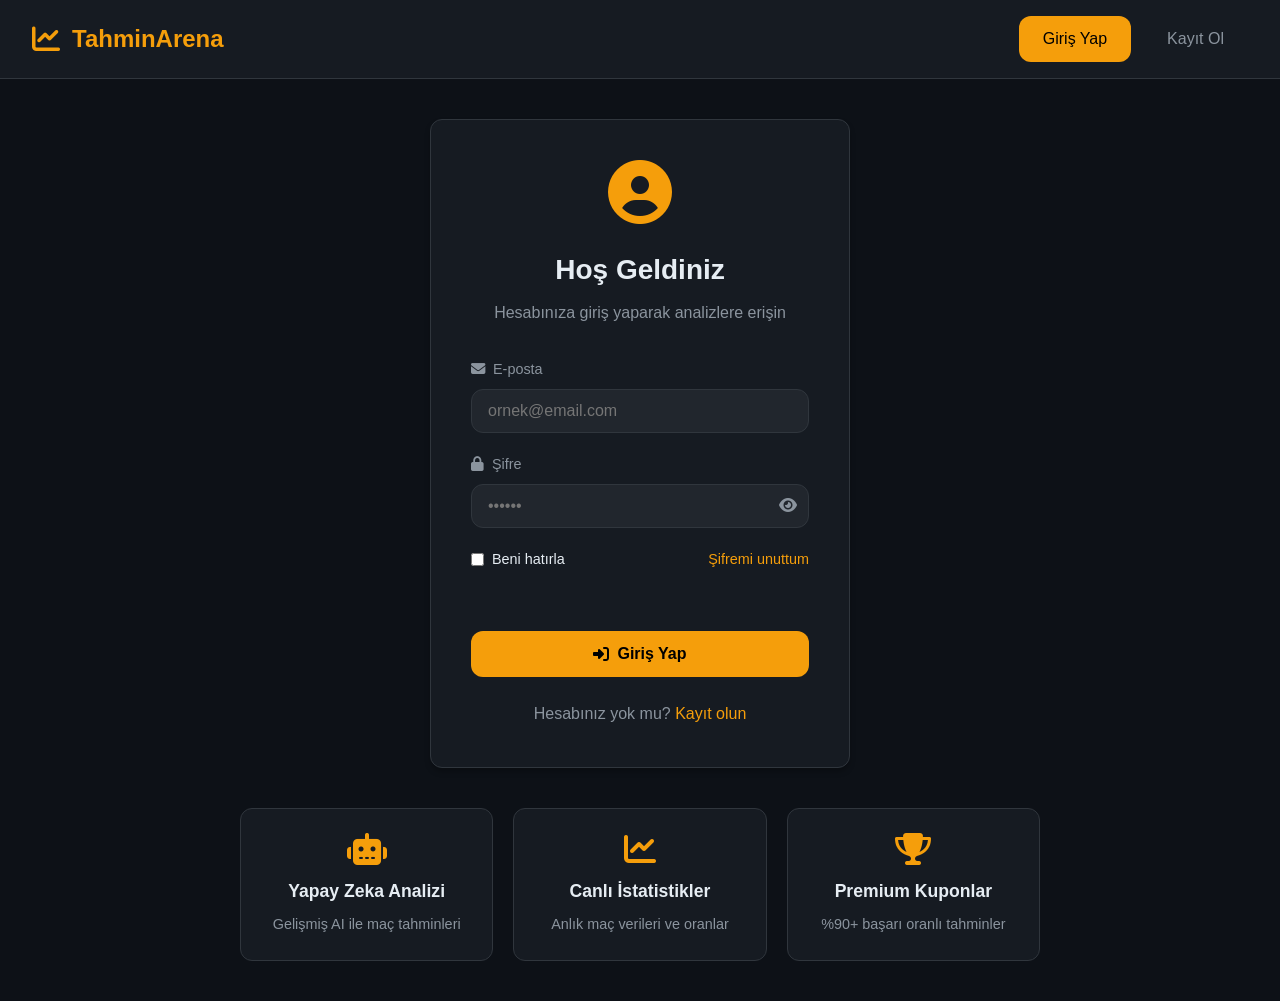
<file: index.html>
<!DOCTYPE html>
<html lang="tr">
<head>
  <meta charset="UTF-8">
  <meta name="viewport" content="width=device-width, initial-scale=1.0">
  <title>TahminArena - Giriş</title>
  <link rel="stylesheet" href="css/style.css">
  <link rel="stylesheet" href="https://cdnjs.cloudflare.com/ajax/libs/font-awesome/6.5.0/css/all.min.css">
</head>
<body class="auth-body">

  <header class="auth-header">
    <div class="logo">
      <i class="fas fa-chart-line"></i>
      <span>TahminArena</span>
    </div>
    <nav class="auth-nav">
      <a href="index.html" class="active">Giriş Yap</a>
      <a href="register.html">Kayıt Ol</a>
    </nav>
  </header>

  <main class="auth-main">
    <div class="auth-card">
      <div class="auth-icon">
        <i class="fas fa-user-circle"></i>
      </div>
      <h2>Hoş Geldiniz</h2>
      <p class="auth-sub">Hesabınıza giriş yaparak analizlere erişin</p>

      <form id="loginForm">
        <div class="form-group">
          <label><i class="fas fa-envelope"></i> E-posta</label>
          <input type="email" id="loginEmail" placeholder="ornek@email.com" required>
        </div>
        
        <div class="form-group">
          <label><i class="fas fa-lock"></i> Şifre</label>
          <div class="pass-wrap">
            <input type="password" id="loginPass" placeholder="••••••" required>
            <span class="toggle-pass" onclick="togglePass('loginPass', this)">
              <i class="fas fa-eye"></i>
            </span>
          </div>
        </div>

        <div class="form-row">
          <label class="check-label">
            <input type="checkbox"> Beni hatırla
          </label>
          <a href="#" class="forgot-link">Şifremi unuttum</a>
        </div>

        <p class="error-msg" id="loginError"></p>

        <button type="submit" class="btn-primary">
          <i class="fas fa-sign-in-alt"></i> Giriş Yap
        </button>
      </form>

      <div class="auth-footer">
        Hesabınız yok mu? <a href="register.html">Kayıt olun</a>
      </div>
    </div>

    <div class="features-grid">
      <div class="feature-card">
        <i class="fas fa-robot"></i>
        <h4>Yapay Zeka Analizi</h4>
        <p>Gelişmiş AI ile maç tahminleri</p>
      </div>
      <div class="feature-card">
        <i class="fas fa-chart-line"></i>
        <h4>Canlı İstatistikler</h4>
        <p>Anlık maç verileri ve oranlar</p>
      </div>
      <div class="feature-card">
        <i class="fas fa-trophy"></i>
        <h4>Premium Kuponlar</h4>
        <p>%90+ başarı oranlı tahminler</p>
      </div>
    </div>
  </main>

  <script src="js/config.js"></script>
  <script src="js/auth.js"></script>
  <script src="js/app.js"></script>
</body>
</html>
</file>
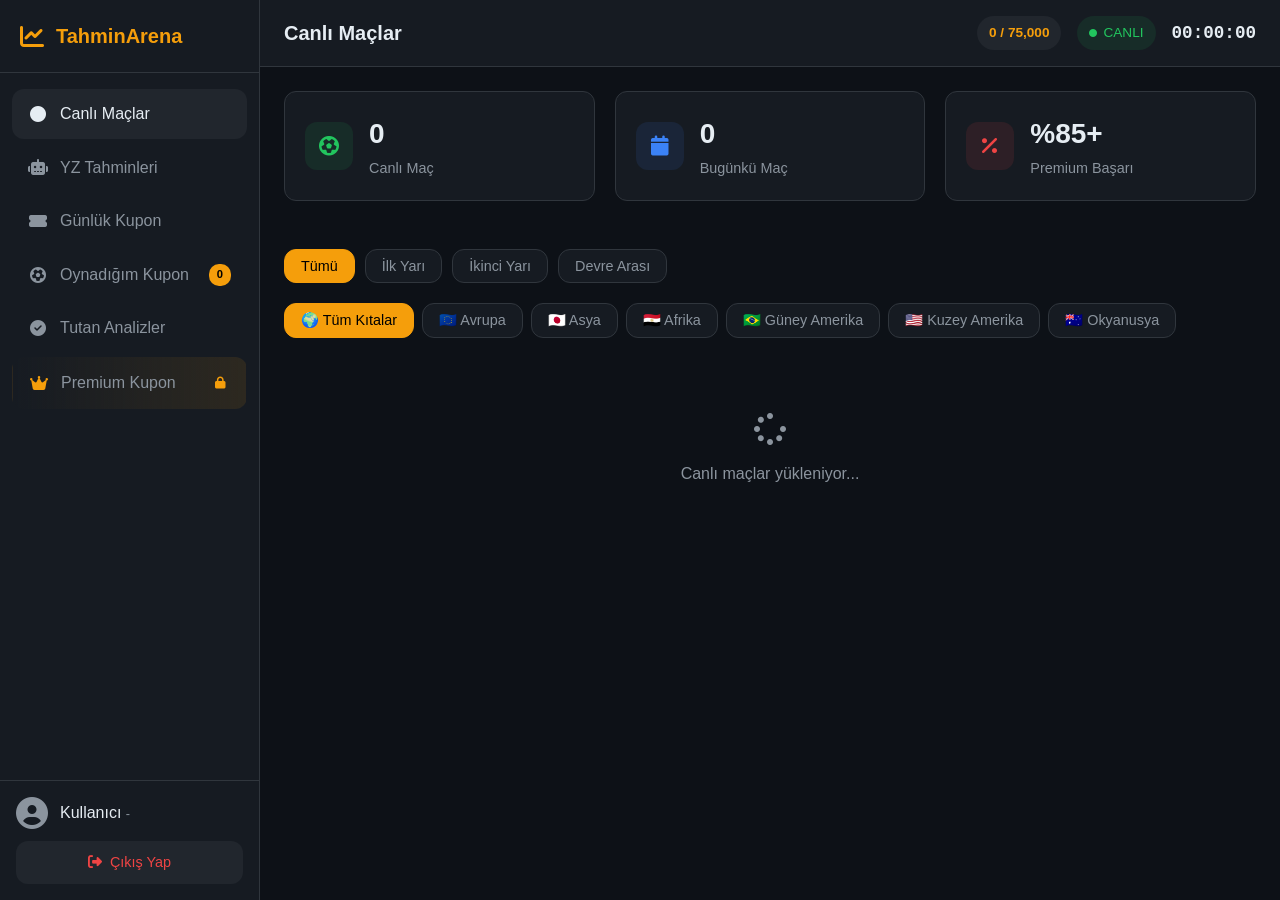
<file: admin.html>
<!DOCTYPE html>
<html lang="tr">
<head>
  <meta charset="UTF-8">
  <meta name="viewport" content="width=device-width, initial-scale=1.0">
  <title>TahminArena - Admin Panel</title>
  <link rel="stylesheet" href="css/style.css">
  <link rel="stylesheet" href="https://cdnjs.cloudflare.com/ajax/libs/font-awesome/6.5.0/css/all.min.css">
  <style>
    .admin-container {
      max-width: 1400px;
      margin: 0 auto;
      padding: 40px 20px;
    }
    .admin-header {
      display: flex;
      justify-content: space-between;
      align-items: center;
      margin-bottom: 40px;
      padding-bottom: 20px;
      border-bottom: 1px solid var(--border);
    }
    .admin-card {
      background: var(--bg-card);
      border: 1px solid var(--border);
      border-radius: var(--radius);
      padding: 24px;
      margin-bottom: 24px;
    }
    .admin-card h3 {
      margin-bottom: 20px;
      display: flex;
      align-items: center;
      gap: 10px;
    }
    .user-list {
      display: flex;
      flex-direction: column;
      gap: 12px;
    }
    .user-item {
      display: flex;
      justify-content: space-between;
      align-items: center;
      padding: 16px;
      background: var(--bg-input);
      border-radius: var(--radius);
    }
    .user-info {
      display: flex;
      flex-direction: column;
      gap: 4px;
    }
    .user-name {
      font-weight: 600;
    }
    .user-email {
      font-size: 0.9rem;
      color: var(--text-muted);
    }
    .user-meta {
      font-size: 0.8rem;
      color: var(--text-muted);
    }
    .user-status {
      display: flex;
      align-items: center;
      gap: 12px;
    }
    .badge {
      padding: 4px 12px;
      border-radius: 20px;
      font-size: 0.8rem;
      font-weight: 600;
    }
    .badge-premium {
      background: rgba(245, 158, 11, 0.1);
      color: var(--accent);
    }
    .badge-free {
      background: var(--bg-dark);
      color: var(--text-muted);
    }
    .badge-pending {
      background: rgba(59, 130, 246, 0.1);
      color: var(--blue);
      animation: pulse 2s infinite;
    }
    .btn-action {
      padding: 8px 16px;
      border: none;
      border-radius: var(--radius);
      cursor: pointer;
      font-size: 0.9rem;
      font-weight: 600;
      transition: all 0.2s;
    }
    .btn-action:hover {
      transform: translateY(-2px);
      opacity: 0.9;
    }
    .btn-make-premium {
      background: var(--green);
      color: #fff;
    }
    .btn-remove-premium {
      background: var(--red);
      color: #fff;
    }
    .btn-approve {
      background: var(--green);
      color: #fff;
    }
    .btn-reject {
      background: var(--red);
      color: #fff;
      margin-left: 8px;
    }
    .stats-grid {
      display: grid;
      grid-template-columns: repeat(auto-fit, minmax(200px, 1fr));
      gap: 20px;
      margin-bottom: 24px;
    }
    .stat-box {
      background: var(--bg-input);
      padding: 24px;
      border-radius: var(--radius);
      text-align: center;
    }
    .stat-box .number {
      font-size: 2.5rem;
      font-weight: 700;
      color: var(--accent);
    }
    .stat-box .label {
      color: var(--text-muted);
      font-size: 0.9rem;
      margin-top: 8px;
    }
    .pending-section {
      background: linear-gradient(135deg, var(--bg-card) 0%, rgba(59, 130, 246, 0.05) 100%);
      border-color: var(--blue);
    }
    .tabs {
      display: flex;
      gap: 8px;
      margin-bottom: 20px;
    }
    .tab-btn {
      padding: 10px 20px;
      background: var(--bg-input);
      border: 1px solid var(--border);
      border-radius: var(--radius);
      color: var(--text-muted);
      cursor: pointer;
      font-weight: 500;
      transition: all 0.2s;
    }
    .tab-btn:hover,
    .tab-btn.active {
      background: var(--accent);
      color: #000;
      border-color: var(--accent);
    }
    .tab-content {
      display: none;
    }
    .tab-content.active {
      display: block;
    }
    .api-usage-bar {
      height: 8px;
      background: var(--bg-dark);
      border-radius: 4px;
      overflow: hidden;
      margin-top: 8px;
    }
    .api-usage-fill {
      height: 100%;
      background: linear-gradient(90deg, var(--green) 0%, var(--accent) 50%, var(--red) 100%);
      border-radius: 4px;
      transition: width 0.3s;
    }
    @keyframes pulse {
      0%, 100% { opacity: 1; }
      50% { opacity: 0.6; }
    }
  </style>
</head>
<body class="auth-body">

  <header class="auth-header">
    <div class="logo">
      <i class="fas fa-chart-line"></i>
      <span>TahminArena - Admin</span>
    </div>
    <nav class="auth-nav">
      <a href="dashboard.html"><i class="fas fa-arrow-left"></i> Panele Dön</a>
      <a href="#" onclick="logout()"><i class="fas fa-sign-out-alt"></i> Çıkış Yap</a>
    </nav>
  </header>

  <div class="admin-container">
    <div class="admin-header">
      <h1><i class="fas fa-cog"></i> Admin Panel</h1>
      <span id="adminName" style="color: var(--accent); font-weight: 600;">Admin</span>
    </div>

    <!-- Stats Grid -->
    <div class="stats-grid">
      <div class="stat-box">
        <div class="number" id="totalUsers">0</div>
        <div class="label">Toplam Kullanıcı</div>
      </div>
      <div class="stat-box">
        <div class="number" id="premiumUsers">0</div>
        <div class="label">Premium Üye</div>
      </div>
      <div class="stat-box">
        <div class="number" id="freeUsers">0</div>
        <div class="label">Ücretsiz Üye</div>
      </div>
      <div class="stat-box">
        <div class="number" id="pendingRequests">0</div>
        <div class="label">Bekleyen Talep</div>
      </div>
      <div class="stat-box">
        <div class="number" id="apiRequests">0</div>
        <div class="label">API Kullanımı</div>
        <div class="api-usage-bar">
          <div class="api-usage-fill" id="apiUsageBar" style="width: 0%"></div>
        </div>
      </div>
    </div>

    <!-- Tabs -->
    <div class="tabs">
      <button class="tab-btn active" onclick="showTab('pending')">
        <i class="fas fa-clock"></i> Bekleyen Talepler
      </button>
      <button class="tab-btn" onclick="showTab('all')">
        <i class="fas fa-users"></i> Tüm Kullanıcılar
      </button>
      <button class="tab-btn" onclick="showTab('premium')">
        <i class="fas fa-crown"></i> Premium Üyeler
      </button>
    </div>

    <!-- Pending Requests Tab -->
    <div class="tab-content active" id="tab-pending">
      <div class="admin-card pending-section">
        <h3><i class="fas fa-clock"></i> Premium Onay Bekleyenler</h3>
        <div class="user-list" id="pendingList">
          <div class="loading-state">Yükleniyor...</div>
        </div>
      </div>
    </div>

    <!-- All Users Tab -->
    <div class="tab-content" id="tab-all">
      <div class="admin-card">
        <h3><i class="fas fa-users"></i> Tüm Kullanıcılar</h3>
        <div class="user
                  <div class="user-list" id="allUsersList">
          <div class="loading-state">Yükleniyor...</div>
        </div>
      </div>
    </div>

    <!-- Premium Users Tab -->
    <div class="tab-content" id="tab-premium">
      <div class="admin-card">
        <h3><i class="fas fa-crown"></i> Premium Üyeler</h3>
        <div class="user-list" id="premiumList">
          <div class="loading-state">Yükleniyor...</div>
        </div>
      </div>
    </div>
  </div>

  <script src="js/config.js"></script>
  <script src="js/auth.js"></script>
  <script>
    // Check admin access
    if (!authService.isAdmin()) {
      window.location.href = 'dashboard.html';
    }

    // Load admin info
    const user = authService.getCurrentUser();
    document.getElementById('adminName').textContent = user?.name || 'Admin';

    // Tab switching
    function showTab(tabName) {
      document.querySelectorAll('.tab-btn').forEach(btn => btn.classList.remove('active'));
      document.querySelectorAll('.tab-content').forEach(content => content.classList.remove('active'));
      
      event.target.classList.add('active');
      document.getElementById(`tab-${tabName}`).classList.add('active');
      
      loadData();
    }

    // Load all data
    function loadData() {
      const users = authService.getUsers();
      const pending = authService.getPendingPremiumRequests();
      const premium = users.filter(u => u.premium || u.premiumApproved);
      
      // Update stats
      document.getElementById('totalUsers').textContent = users.length;
      document.getElementById('premiumUsers').textContent = premium.length;
      document.getElementById('freeUsers').textContent = users.length - premium.length;
      document.getElementById('pendingRequests').textContent = pending.length;
      
      // Update API usage
      const apiData = JSON.parse(localStorage.getItem(STORAGE_KEYS.API_REQUESTS) || '{"count": 0}');
      document.getElementById('apiRequests').textContent = apiData.count.toLocaleString();
      const usagePercent = (apiData.count / 75000) * 100;
      document.getElementById('apiUsageBar').style.width = `${Math.min(100, usagePercent)}%`;

      // Load lists
      loadPendingList(pending);
      loadAllUsersList(users);
      loadPremiumList(premium);
    }

    function loadPendingList(pending) {
      const container = document.getElementById('pendingList');
      
      if (pending.length === 0) {
        container.innerHTML = `
          <div class="empty-state">
            <i class="fas fa-check-circle" style="color: var(--green);"></i>
            <p>Bekleyen premium talebi yok.</p>
          </div>
        `;
        return;
      }

      container.innerHTML = pending.map(user => `
        <div class="user-item" style="border-left: 3px solid var(--blue);">
          <div class="user-info">
            <span class="user-name">${user.name}</span>
            <span class="user-email">${user.email}</span>
            <span class="user-meta">
              Kayıt: ${new Date(user.createdAt).toLocaleDateString('tr-TR')} | 
              Talep: ${new Date(user.premiumRequestDate).toLocaleDateString('tr-TR')}
            </span>
          </div>
          <div class="user-status">
            <span class="badge badge-pending">⏳ Onay Bekliyor</span>
            <button class="btn-action btn-approve" onclick="approveUser('${user.email}')">
              <i class="fas fa-check"></i> Onayla
            </button>
            <button class="btn-action btn-reject" onclick="rejectUser('${user.email}')">
              <i class="fas fa-times"></i> Reddet
            </button>
          </div>
        </div>
      `).join('');
    }

    function loadAllUsersList(users) {
      const container = document.getElementById('allUsersList');
      
      if (users.length === 0) {
        container.innerHTML = '<div class="empty-state">Henüz kayıtlı kullanıcı yok.</div>';
        return;
      }

      container.innerHTML = users.map(user => `
        <div class="user-item">
          <div class="user-info">
            <span class="user-name">${user.name}</span>
            <span class="user-email">${user.email}</span>
            <span class="user-meta">Kayıt: ${new Date(user.createdAt).toLocaleDateString('tr-TR')}</span>
          </div>
          <div class="user-status">
            <span class="badge ${user.premium || user.premiumApproved ? 'badge-premium' : 'badge-free'}">
              ${user.premium || user.premiumApproved ? '⭐ Premium' : 'Ücretsiz'}
            </span>
            ${user.email !== ADMIN_EMAIL ? `
              <button 
                class="btn-action ${user.premium || user.premiumApproved ? 'btn-remove-premium' : 'btn-make-premium'}"
                onclick="togglePremium('${user.email}')"
              >
                ${user.premium || user.premiumApproved ? 'Premium Kaldır' : 'Premium Yap'}
              </button>
            ` : '<span class="badge badge-premium">Admin</span>'}
          </div>
        </div>
      `).join('');
    }

    function loadPremiumList(premium) {
      const container = document.getElementById('premiumList');
      
      if (premium.length === 0) {
        container.innerHTML = '<div class="empty-state">Henüz premium üye yok.</div>';
        return;
      }

      container.innerHTML = premium.map(user => `
        <div class="user-item" style="border-left: 3px solid var(--accent);">
          <div class="user-info">
            <span class="user-name">${user.name}</span>
            <span class="user-email">${user.email}</span>
            <span class="user-meta">
              Onay: ${user.premiumApprovedDate ? new Date(user.premiumApprovedDate).toLocaleDateString('tr-TR') : 'N/A'}
            </span>
          </div>
          <div class="user-status">
            <span class="badge badge-premium">⭐ Premium</span>
            ${user.email !== ADMIN_EMAIL ? `
              <button class="btn-action btn-remove-premium" onclick="togglePremium('${user.email}')">
                <i class="fas fa-times"></i> Kaldır
              </button>
            ` : '<span class="badge badge-premium">Admin</span>'}
          </div>
        </div>
      `).join('');
    }

    function approveUser(email) {
      if (confirm(`${email} adresine premium üyelik onaylansın mı?`)) {
        const result = authService.approvePremium(email);
        if (result.success) {
          alert('Premium üyelik onaylandı!');
          loadData();
        } else {
          alert(result.error);
        }
      }
    }

    function rejectUser(email) {
      if (confirm(`${email} adresinin premium talebi reddedilsin mi?`)) {
        const users = authService.getUsers();
        const userIndex = users.findIndex(u => u.email === email);
        if (userIndex !== -1) {
          users[userIndex].premiumRequest = false;
          localStorage.setItem(STORAGE_KEYS.USERS, JSON.stringify(users));
          alert('Talep reddedildi.');
          loadData();
        }
      }
    }

    function togglePremium(email) {
      const users = authService.getUsers();
      const user = users.find(u => u.email === email);
      
      if (user.premium || user.premiumApproved) {
        if (confirm(`${email} adresinin premium üyeliği kaldırılsın mı?`)) {
          authService.removePremium(email);
          loadData();
        }
      } else {
        if (confirm(`${email} adresine premium üyelik verilsin mi?`)) {
          authService.approvePremium(email);
          loadData();
        }
      }
    }

    // Load on page load
    loadData();
  </script>
</body>
</html>
</file>
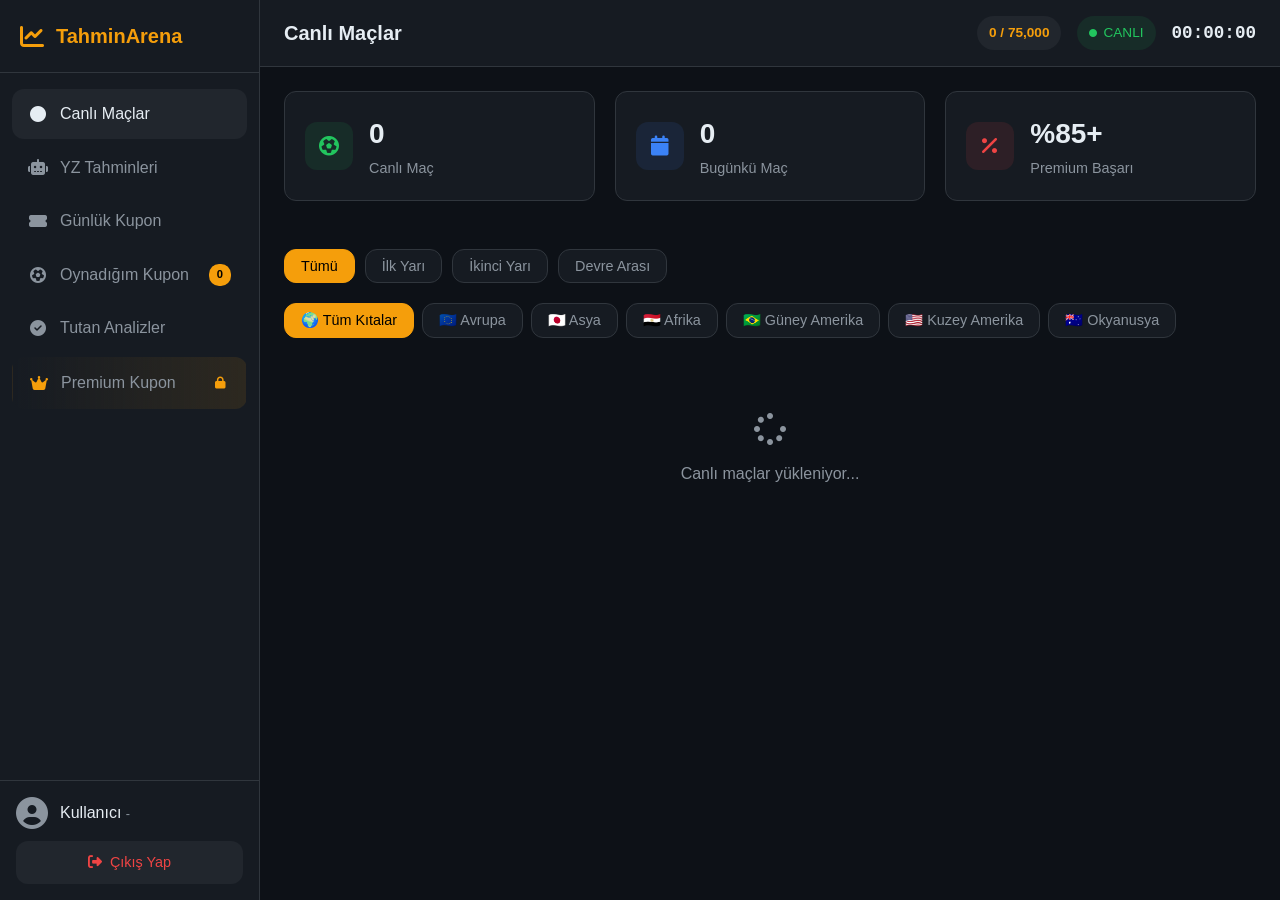
<file: dashboard.html>
<!DOCTYPE html>
<html lang="tr">
<head>
  <meta charset="UTF-8">
  <meta name="viewport" content="width=device-width, initial-scale=1.0">
  <title>TahminArena - Dashboard</title>
  <link rel="stylesheet" href="css/style.css">
  <link rel="stylesheet" href="https://cdnjs.cloudflare.com/ajax/libs/font-awesome/6.5.0/css/all.min.css">
</head>
<body class="dash-body">

  <aside class="sidebar" id="sidebar">
    <div class="sidebar-logo">
      <i class="fas fa-chart-line"></i>
      <span>TahminArena</span>
    </div>
    
    <nav class="sidebar-nav">
      <a href="#" class="nav-item active" onclick="showSection('live')">
        <i class="fas fa-circle"></i> Canlı Maçlar
      </a>
      <a href="#" class="nav-item" onclick="showSection('ai')">
        <i class="fas fa-robot"></i> YZ Tahminleri
      </a>
      <a href="#" class="nav-item" onclick="showSection('coupon')">
        <i class="fas fa-ticket-alt"></i> Günlük Kupon
      </a>
      <a href="#" class="nav-item" onclick="showSection('my-coupon')">
        <i class="fas fa-futbol"></i> Oynadığım Kupon
        <span id="my-coupon-count" class="nav-badge">0</span>
      </a>
      <a href="#" class="nav-item" onclick="showSection('successful')">
        <i class="fas fa-check-circle"></i> Tutan Analizler
      </a>
      <a href="#" class="nav-item premium-nav" onclick="showSection('premium')">
        <i class="fas fa-crown"></i> 
        <span class="premium-text">Premium Kupon</span>
        <i class="fas fa-lock premium-lock-icon" id="premiumNavLock"></i>
      </a>
    </nav>
    
    <div class="sidebar-footer">
      <div class="user-info">
        <i class="fas fa-user-circle"></i>
        <div>
          <span id="dashUserName">Kullanıcı</span>
          <small id="dashUserEmail">-</small>
        </div>
      </div>
      <a href="index.html" class="btn-logout" onclick="logout()">
        <i class="fas fa-sign-out-alt"></i> Çıkış Yap
      </a>
    </div>
  </aside>

  <div class="dash-content">
    <div class="topbar">
      <button class="menu-toggle" onclick="toggleSidebar()">
        <i class="fas fa-bars"></i>
      </button>
      <div class="topbar-title" id="sectionTitle">Canlı Maçlar</div>
      <div class="topbar-right">
        <div class="api-info" id="apiInfo">
          <span class="requests">0 / 75,000</span>
        </div>
        <div class="live-badge">
          <i class="fas fa-circle"></i> CANLI
        </div>
        <div class="clock" id="clock">00:00:00</div>
      </div>
    </div>

    <div class="stat-cards">
      <div class="stat-card">
        <div class="stat-icon green"><i class="fas fa-futbol"></i></div>
        <div>
          <div class="stat-num" id="liveCount">0</div>
          <div class="stat-label">Canlı Maç</div>
        </div>
      </div>
      <div class="stat-card">
        <div class="stat-icon blue"><i class="fas fa-calendar"></i></div>
        <div>
          <div class="stat-num" id="todayCount">0</div>
          <div class="stat-label">Bugünkü Maç</div>
        </div>
      </div>
      <div class="stat-card">
        <div class="stat-icon red"><i class="fas fa-percent"></i></div>
        <div>
          <div class="stat-num" id="successRate">%85+</div>
          <div class="stat-label">Premium Başarı</div>
        </div>
      </div>
    </div>

    <!-- Canlı Maçlar Section -->
    <section class="section" id="sec-live">
      <div class="live-filters">
        <button class="filter-btn active" onclick="filterLive('all')">Tümü</button>
        <button class="filter-btn" onclick="filterLive('1H')">İlk Yarı</button>
        <button class="filter-btn" onclick="filterLive('2H')">İkinci Yarı</button>
        <button class="filter-btn" onclick="filterLive('HT')">Devre Arası</button>
      </div>
      
      <!-- Kıta Filtreleri -->
      <div class="continent-filters" style="margin-bottom: 15px; display: flex; gap: 8px; flex-wrap: wrap;">
        <button class="filter-btn continent-btn active" onclick="filterByContinent('all')">🌍 Tüm Kıtalar</button>
        <button class="filter-btn continent-btn" onclick="filterByContinent('europe')">🇪🇺 Avrupa</button>
        <button class="filter-btn continent-btn" onclick="filterByContinent('asia')">🇯🇵 Asya</button>
        <button class="filter-btn continent-btn" onclick="filterByContinent('africa')">🇪🇬 Afrika</button>
        <button class="filter-btn continent-btn" onclick="filterByContinent('southamerica')">🇧🇷 Güney Amerika</button>
        <button class="filter-btn continent-btn" onclick="filterByContinent('northamerica')">🇺🇸 Kuzey Amerika</button>
        <button class="filter-btn continent-btn" onclick="filterByContinent('oceania')">🇦🇺 Okyanusya</button>
      </div>
      
      <div class="matches-list" id="liveMatches">
        <div class="loading-state">
          <i class="fas fa-spinner fa-spin"></i>
          <p>Canlı maçlar yükleniyor...</p>
        </div>
      </div>
    </section>

    <!-- YZ Tahmin Section -->
    <section class="section hidden" id="sec-ai">
      <div class="section-header">
        <h3><i class="fas fa-robot"></i> Yapay Zeka Tahminleri</h3>
        <small style="color: var(--text-muted);">Normal üyeler sadece 2 tahmin görebilir</small>
      </div>
      <div class="ai-cards-grid" id="aiCards">
        <div class="loading-state">
          <i class="fas fa-brain fa-spin"></i>
          <p>YZ analiz yapıyor...</p>
        </div>
      </div>
    </section>

    <!-- Günlük Kupon Section -->
    <section class="section hidden" id="sec-coupon">
      <div class="section-header">
        <h3><i class="fas fa-ticket-alt"></i> Günlük Kupon</h3>
      </div>
      <div id="couponHero"></div>
      <div id="couponMatches"></div>
    </section>

    <!-- Oynadığım Kupon Section -->
    <section class="section hidden" id="sec-my-coupon">
      <div class="section-header">
        <h3><i class="fas fa-futbol"></i> Oynadığım Kupon Maçları</h3>
        <button class="btn-clear" onclick="clearMyCoupon()">
          <i class="fas fa-trash"></i> Temizle
        </button>
      </div>
      <div class="my-coupon-info" id="myCouponInfo">
        <div class="coupon-stats">
          <span>Maç: <strong id="myCouponCount">0</strong></span>
          <span>Toplam Oran: <strong id="myCouponOdds">1.00</strong></span>
          <span>Tahmini Kazanç: <strong id="myCouponWin">0₺</strong></span>
        </div>
        <div class="coupon-amount">
          <label>Oynanan Miktar:</label>
          <input type="number" id="couponAmount" value="100" min="10" onchange="updateCouponWin()">
          <span>₺</span>
        </div>
      </div>
      <div class="matches-list" id="myCouponMatches">
        <div class="empty-state">
          <i class="fas fa-ticket-alt"></i>
          <p>Henüz maç eklemediniz.</p>
          <small>Canlı maçlardan veya YZ tahminlerinden seçim yapın.</small>
        </div>
      </div>
    </section>

    <!-- Tutan Analizler Section -->
    <section class="section hidden" id="sec-successful">
      <div class="section-header">
        <h3><i class="fas fa-check-circle"></i> Tutan Analizler</h3>
      </div>
      <div class="ai-cards-grid" id="successfulCards">
        <div class="empty-state">
          <i class="fas fa-check-circle"></i>
          <p>Henüz tutan tahmin bulunmuyor.</p>
        </div>
      </div>
    </section>

    <!-- Premium Section -->
    <section class="section hidden" id="sec-premium">
      <div id="premiumLocked">
        <div class="premium-lock-overlay">
          <i class="fas fa-crown"></i>
          <h2>Premium Üyelik Gerekli</h2>
          <p>Bu bölüm sadece premium üyelere özeldir.</p>
          <ul>
            <li>Günlük 3 özel kupon (%90+ başarı)</li>
            <li>Tüm YZ tahminlerine sınırsız erişim</li>
            <li>Detaylı istatistikler ve analizler</li>
            <li>Öncelikli destek</li>
          </ul>
          <p class="premium-contact">
            Premium olmak için: <strong>djclubu@tahminarena.com</strong>
          </p>
        </div>
      </div>
      <div id="premiumContent" class="hidden"></div>
    </section>
  </div>

  <script src="js/config.js"></script>
  <script src="js/api.js"></script>
  <script src="js/auth.js"></script>
  <script src="js/ai.js"></script>
  <script src="js/coupons.js"></script>
  <script src="js/app.js"></script>
</body>
</html>
</file>
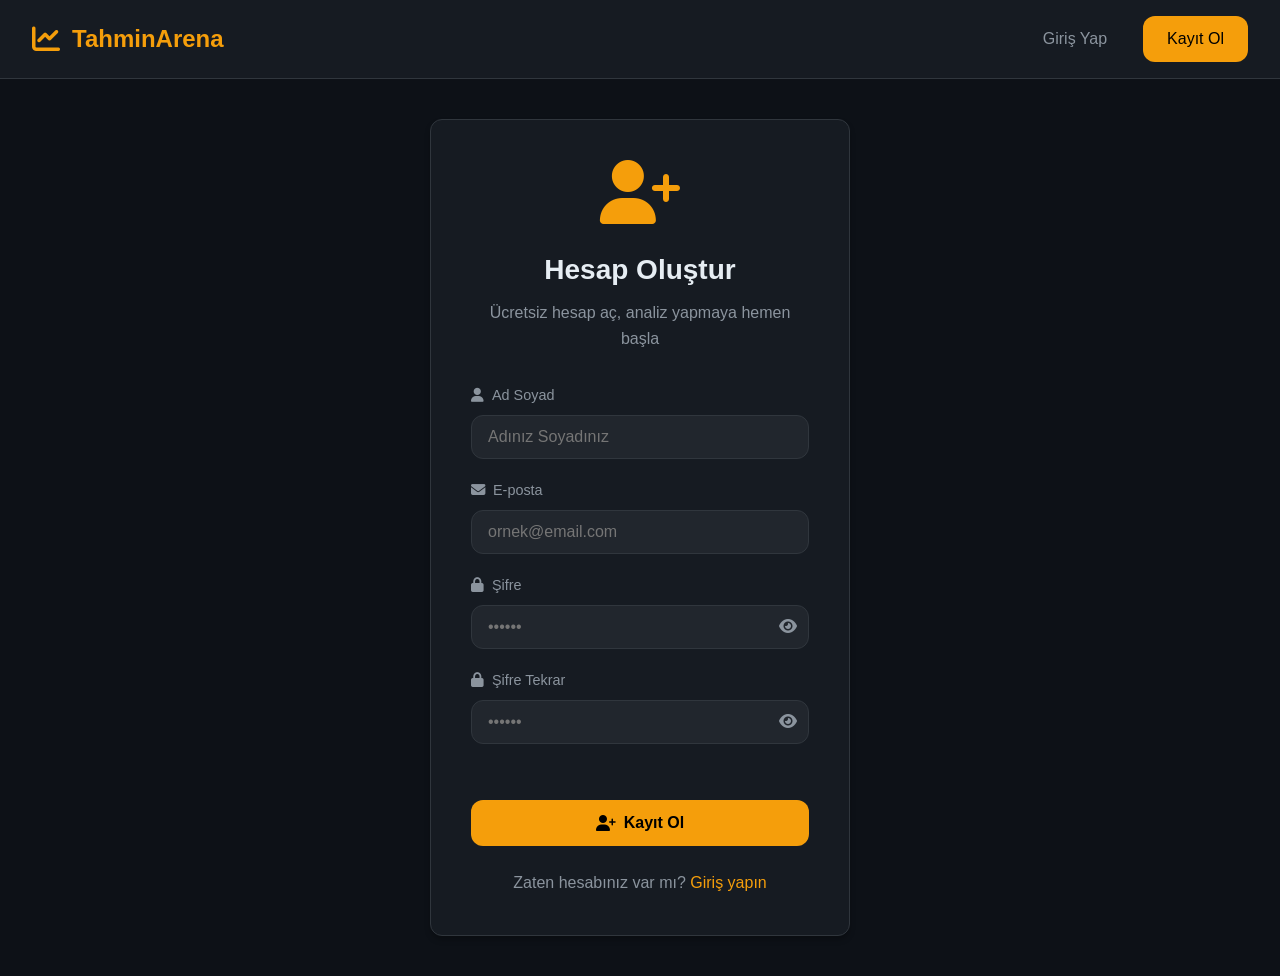
<file: register.html>
<!DOCTYPE html>
<html lang="tr">
<head>
  <meta charset="UTF-8">
  <meta name="viewport" content="width=device-width, initial-scale=1.0">
  <title>TahminArena - Kayıt</title>
  <link rel="stylesheet" href="css/style.css">
  <link rel="stylesheet" href="https://cdnjs.cloudflare.com/ajax/libs/font-awesome/6.5.0/css/all.min.css">
</head>
<body class="auth-body">

  <header class="auth-header">
    <div class="logo">
      <i class="fas fa-chart-line"></i>
      <span>TahminArena</span>
    </div>
    <nav class="auth-nav">
      <a href="index.html">Giriş Yap</a>
      <a href="register.html" class="active">Kayıt Ol</a>
    </nav>
  </header>

  <main class="auth-main">
    <div class="auth-card">
      <div class="auth-icon">
        <i class="fas fa-user-plus"></i>
      </div>
      <h2>Hesap Oluştur</h2>
      <p class="auth-sub">Ücretsiz hesap aç, analiz yapmaya hemen başla</p>

      <form id="registerForm">
        <div class="form-group">
          <label><i class="fas fa-user"></i> Ad Soyad</label>
          <input type="text" id="regName" placeholder="Adınız Soyadınız" required>
        </div>
        
        <div class="form-group">
          <label><i class="fas fa-envelope"></i> E-posta</label>
          <input type="email" id="regEmail" placeholder="ornek@email.com" required>
        </div>
        
        <div class="form-group">
          <label><i class="fas fa-lock"></i> Şifre</label>
          <div class="pass-wrap">
            <input type="password" id="regPass" placeholder="••••••" required>
            <span class="toggle-pass" onclick="togglePass('regPass', this)">
              <i class="fas fa-eye"></i>
            </span>
          </div>
        </div>

        <div class="form-group">
          <label><i class="fas fa-lock"></i> Şifre Tekrar</label>
          <div class="pass-wrap">
            <input type="password" id="regPass2" placeholder="••••••" required>
            <span class="toggle-pass" onclick="togglePass('regPass2', this)">
              <i class="fas fa-eye"></i>
            </span>
          </div>
        </div>

        <p class="error-msg" id="regError"></p>

        <button type="submit" class="btn-primary">
          <i class="fas fa-user-plus"></i> Kayıt Ol
        </button>
      </form>

      <div class="auth-footer">
        Zaten hesabınız var mı? <a href="index.html">Giriş yapın</a>
      </div>
    </div>
  </main>

  <script src="js/config.js"></script>
  <script src="js/auth.js"></script>
  <script src="js/app.js"></script>
</body>
</html>
</file>
<file: css/style.css>
/* ===== RESET & BASE ===== */
*, *::before, *::after { 
  box-sizing: border-box; 
  margin: 0; 
  padding: 0; 
}

:root {
  --bg-dark: #0d1117;
  --bg-card: #161b22;
  --bg-input: #21262d;
  --accent: #f59e0b;
  --accent-hover: #d97706;
  --green: #22c55e;
  --green-dark: #16a34a;
  --green-glow: rgba(34, 197, 94, 0.3);
  --red: #ef4444;
  --red-dark: #dc2626;
  --blue: #3b82f6;
  --purple: #8b5cf6;
  --text: #e6edf3;
  --text-muted: #8b949e;
  --border: #30363d;
  --radius: 12px;
  --shadow: 0 4px 6px -1px rgba(0, 0, 0, 0.3);
}

body { 
  font-family: -apple-system, BlinkMacSystemFont, 'Segoe UI', Roboto, sans-serif;
  background: var(--bg-dark);
  color: var(--text);
  line-height: 1.6;
  min-height: 100vh;
}

a { text-decoration: none; color: inherit; }
.hidden { display: none !important; }

/* ===== AUTH PAGES ===== */
.auth-body {
  min-height: 100vh;
  display: flex;
  flex-direction: column;
}

.auth-header {
  display: flex;
  justify-content: space-between;
  align-items: center;
  padding: 16px 32px;
  background: var(--bg-card);
  border-bottom: 1px solid var(--border);
}

.logo {
  display: flex;
  align-items: center;
  gap: 12px;
  font-size: 1.5rem;
  font-weight: 700;
  color: var(--accent);
}

.logo i { font-size: 1.75rem; }

.auth-nav {
  display: flex;
  gap: 12px;
}

.auth-nav a {
  padding: 10px 24px;
  border-radius: var(--radius);
  font-weight: 500;
  transition: all 0.2s;
  color: var(--text-muted);
}

.auth-nav a:hover,
.auth-nav a.active {
  background: var(--accent);
  color: #000;
}

.auth-main {
  flex: 1;
  display: flex;
  flex-direction: column;
  align-items: center;
  justify-content: center;
  padding: 40px 20px;
  gap: 40px;
}

.auth-card {
  background: var(--bg-card);
  border: 1px solid var(--border);
  border-radius: var(--radius);
  padding: 40px;
  width: 100%;
  max-width: 420px;
  box-shadow: var(--shadow);
}

.auth-icon {
  text-align: center;
  margin-bottom: 24px;
}

.auth-icon i {
  font-size: 4rem;
  color: var(--accent);
}

.auth-card h2 {
  text-align: center;
  margin-bottom: 8px;
  font-size: 1.75rem;
}

.auth-sub {
  text-align: center;
  color: var(--text-muted);
  margin-bottom: 32px;
}

.form-group {
  margin-bottom: 20px;
}

.form-group label {
  display: flex;
  align-items: center;
  gap: 8px;
  margin-bottom: 8px;
  font-size: 0.9rem;
  color: var(--text-muted);
}

.form-group input {
  width: 100%;
  padding: 12px 16px;
  background: var(--bg-input);
  border: 1px solid var(--border);
  border-radius: var(--radius);
  color: var(--text);
  font-size: 1rem;
  transition: border-color 0.2s;
}

.form-group input:focus {
  outline: none;
  border-color: var(--accent);
}

.pass-wrap {
  position: relative;
}

.toggle-pass {
  position: absolute;
  right: 12px;
  top: 50%;
  transform: translateY(-50%);
  cursor: pointer;
  color: var(--text-muted);
}

.form-row {
  display: flex;
  justify-content: space-between;
  align-items: center;
  margin-bottom: 24px;
  font-size: 0.9rem;
}

.check-label {
  display: flex;
  align-items: center;
  gap: 8px;
  cursor: pointer;
}

.forgot-link {
  color: var(--accent);
}

.error-msg {
  color: var(--red);
  font-size: 0.9rem;
  margin-bottom: 16px;
  min-height: 20px;
}

.btn-primary {
  width: 100%;
  padding: 14px;
  background: var(--accent);
  color: #000;
  border: none;
  border-radius: var(--radius);
  font-size: 1rem;
  font-weight: 600;
  cursor: pointer;
  display: flex;
  align-items: center;
  justify-content: center;
  gap: 8px;
  transition: background 0.2s;
}

.btn-primary:hover {
  background: var(--accent-hover);
}

.auth-footer {
  text-align: center;
  margin-top: 24px;
  color: var(--text-muted);
}

.auth-footer a {
  color: var(--accent);
  font-weight: 500;
}

.features-grid {
  display: grid;
  grid-template-columns: repeat(auto-fit, minmax(200px, 1fr));
  gap: 20px;
  width: 100%;
  max-width: 800px;
}

.feature-card {
  background: var(--bg-card);
  border: 1px solid var(--border);
  border-radius: var(--radius);
  padding: 24px;
  text-align: center;
}

.feature-card i {
  font-size: 2rem;
  color: var(--accent);
  margin-bottom: 12px;
}

.feature-card h4 {
  margin-bottom: 8px;
  font-size: 1.1rem;
}

.feature-card p {
  color: var(--text-muted);
  font-size: 0.9rem;
}

/* ===== DASHBOARD ===== */
.dash-body {
  display: flex;
  min-height: 100vh;
}

/* Sidebar */
.sidebar {
  width: 260px;
  background: var(--bg-card);
  border-right: 1px solid var(--border);
  display: flex;
  flex-direction: column;
  position: fixed;
  height: 100vh;
  z-index: 100;
}

.sidebar-logo {
  padding: 20px;
  display: flex;
  align-items: center;
  gap: 12px;
  font-size: 1.25rem;
  font-weight: 700;
  color: var(--accent);
  border-bottom: 1px solid var(--border);
}

.sidebar-logo i { font-size: 1.5rem; }

.sidebar-nav {
  flex: 1;
  padding: 16px 12px;
  display: flex;
  flex-direction: column;
  gap: 4px;
}

.nav-item {
  display: flex;
  align-items: center;
  gap: 12px;
  padding: 12px 16px;
  border-radius: var(--radius);
  color: var(--text-muted);
  transition: all 0.2s;
  cursor: pointer;
}

.nav-item:hover,
.nav-item.active {
  background: var(--bg-input);
  color: var(--text);
}

.nav-item i {
  width: 20px;
  text-align: center;
}

.nav-item .fa-crown {
  color: var(--accent);
}

.premium-lock-icon {
  margin-left: auto;
  font-size: 0.75rem;
  color: var(--accent);
}

.sidebar-footer {
  padding: 16px;
  border-top: 1px solid var(--border);
}

.user-info {
  display: flex;
  align-items: center;
  gap: 12px;
  margin-bottom: 12px;
}

.user-info i {
  font-size: 2rem;
  color: var(--text-muted);
}

.user-info span {
  font-weight: 500;
}

.user-info small {
  color: var(--text-muted);
  font-size: 0.8rem;
}

.btn-logout {
  display: flex;
  align-items: center;
  justify-content: center;
  gap: 8px;
  padding: 10px;
  background: var(--bg-input);
  border-radius: var(--radius);
  color: var(--red);
  font-size: 0.9rem;
}

/* Main Content */
.dash-content {
  flex: 1;
  margin-left: 260px;
  display: flex;
  flex-direction: column;
}

/* Topbar */
.topbar {
  display: flex;
  align-items: center;
  justify-content: space-between;
  padding: 16px 24px;
  background: var(--bg-card);
  border-bottom: 1px solid var(--border);
  position: sticky;
  top: 0;
  z-index: 50;
}

.menu-toggle {
  display: none;
  background: none;
  border: none;
  color: var(--text);
  font-size: 1.25rem;
  cursor: pointer;
}

.topbar-title {
  font-size: 1.25rem;
  font-weight: 600;
}

.topbar-right {
  display: flex;
  align-items: center;
  gap: 16px;
}

.live-badge {
  display: flex;
  align-items: center;
  gap: 6px;
  padding: 6px 12px;
  background: rgba(34, 197, 94, 0.1);
  color: var(--green);
  border-radius: 20px;
  font-size: 0.85rem;
  font-weight: 500;
}

.live-badge i {
  font-size: 0.5rem;
  animation: pulse 2s infinite;
}

@keyframes pulse {
  0%, 100% { opacity: 1; }
  50% { opacity: 0.5; }
}

.clock {
  font-family: 'Courier New', monospace;
  font-size: 1.1rem;
  font-weight: 600;
}

/* Stat Cards */
.stat-cards {
  display: grid;
  grid-template-columns: repeat(auto-fit, minmax(200px, 1fr));
  gap: 20px;
  padding: 24px;
}

.stat-card {
  background: var(--bg-card);
  border: 1px solid var(--border);
  border-radius: var(--radius);
  padding: 20px;
  display: flex;
  align-items: center;
  gap: 16px;
}

.stat-icon {
  width: 48px;
  height: 48px;
  border-radius: 12px;
  display: flex;
  align-items: center;
  justify-content: center;
  font-size: 1.25rem;
}

.stat-icon.green { background: rgba(34, 197, 94, 0.1); color: var(--green); }
.stat-icon.blue { background: rgba(59, 130, 246, 0.1); color: var(--blue); }
.stat-icon.red { background: rgba(239, 68, 68, 0.1); color: var(--red); }

.stat-num {
  font-size: 1.75rem;
  font-weight: 700;
}

.stat-label {
  color: var(--text-muted);
  font-size: 0.9rem;
}

/* Sections */
.section {
  padding: 24px;
  flex: 1;
}

.section-header {
  display: flex;
  align-items: center;
  justify-content: space-between;
  margin-bottom: 24px;
}

.section-header h3 {
  display: flex;
  align-items: center;
  gap: 12px;
  font-size: 1.25rem;
}

/* Matches Header */
.matches-header {
  margin-bottom: 20px;
}

.matches-header h3 {
  color: var(--accent);
  font-size: 1.1rem;
}

/* Matches Grid */
.matches-grid {
  display: grid;
  grid-template-columns: repeat(auto-fill, minmax(380px, 1fr));
  gap: 16px;
}

/* Match Cards */
.match-card {
  background: var(--bg-card);
  border: 1px solid var(--border);
  border-radius: var(--radius);
  padding: 20px;
  transition: all 0.2s;
}

.match-card:hover {
  border-color: var(--accent);
  transform: translateY(-2px);
}

.match-card.live {
  border-color: var(--green);
  background: linear-gradient(90deg, var(--bg-card) 0%, rgba(34, 197, 94, 0.05) 100%);
}

.match-header {
  display: flex;
  justify-content: space-between;
  align-items: center;
  margin-bottom: 16px;
}

.league-info {
  display: flex;
  align-items: center;
  gap: 8px;
  font-size: 0.85rem;
  color: var(--text-muted);
}

.league-info img {
  width: 20px;
  height: 20px;
  object-fit: contain;
}

.match-status {
  display: inline-flex;
  align-items: center;
  gap: 6px;
  padding: 4px 10px;
  background: var(--bg-input);
  border-radius: 12px;
  font-size: 0.8rem;
  font-weight: 600;
}

.match-status.live {
  background: rgba(34, 197, 94, 0.1);
  color: var(--green);
}

.live-dot {
  width: 8px;
  height: 8px;
  background: var(--green);
  border-radius: 50%;
  animation: blink 1s infinite;
}

@keyframes blink {
  0%, 100% { opacity: 1; }
  50% { opacity: 0.3; }
}

.match-teams {
  display: flex;
  align-items: center;
  justify-content: center;
  gap: 20px;
  margin-bottom: 16px;
}

.team {
  display: flex;
  align-items: center;
  gap: 12px;
  flex: 1;
}

.team.home {
  justify-content: flex-end;
}

.team img {
  width: 32px;
  height: 32px;
  object-fit: contain;
}

.score {
  font-size: 1.75rem;
  font-weight: 700;
  display: flex;
  align-items: center;
  gap: 8px;
  min-width: 80px;
  justify-content: center;
}

.score .separator {
  color: var(--text-muted);
}

.vs {
  color: var(--text-muted);
  font-size: 0.9rem;
}
/* AI Cards */
.ai-cards-grid {
  display: grid;
  grid-template-columns: repeat(auto-fill, minmax(400px, 1fr));
  gap: 20px;
}

.ai-card {
  background: var(--bg-card);
  border: 1px solid var(--border);
  border-radius: var(--radius);
  padding: 20px;
  position: relative;
  transition: all 0.2s;
}

.ai-card:hover {
  border-color: var(--accent);
}

/* Blur Effect for Non-Premium */
.ai-card.blurred {
  position: relative;
}

.ai-card.blurred::before {
  content: '';
  position: absolute;
  inset: 0;
  background: rgba(13, 17, 23, 0.95);
  backdrop-filter: blur(8px);
  border-radius: var(--radius);
  z-index: 5;
}

.blur-overlay {
  position: absolute;
  inset: 0;
  display: flex;
  flex-direction: column;
  align-items: center;
  justify-content: center;
  gap: 12px;
  z-index: 10;
  border-radius: var(--radius);
}

.blur-overlay i {
  font-size: 2.5rem;
  color: var(--accent);
}

.blur-overlay p {
  color: var(--text-muted);
  font-size: 0.95rem;
}

.blur-overlay button {
  padding: 10px 24px;
  background: var(--accent);
  color: #000;
  border: none;
  border-radius: var(--radius);
  font-weight: 600;
  cursor: pointer;
  transition: all 0.2s;
}

.blur-overlay button:hover {
  background: var(--accent-hover);
  transform: translateY(-2px);
}

/* Winning Prediction Animation */
.ai-card.winning-prediction {
  animation: winning-glow 2s infinite;
  border-color: var(--green);
}

@keyframes winning-glow {
  0%, 100% {
    box-shadow: 0 0 5px var(--green-glow);
    border-color: var(--green);
  }
  50% {
    box-shadow: 0 0 20px var(--green), 0 0 40px var(--green-glow);
    border-color: var(--green-dark);
  }
}

.ai-header {
  display: flex;
  justify-content: space-between;
  align-items: center;
  margin-bottom: 16px;
}

.ai-header .league {
  font-size: 0.85rem;
  color: var(--text-muted);
}

.confidence-badge {
  padding: 4px 12px;
  border-radius: 20px;
  font-size: 0.8rem;
  font-weight: 600;
}

.confidence-badge.high {
  background: rgba(34, 197, 94, 0.1);
  color: var(--green);
}

.confidence-badge.medium {
  background: rgba(245, 158, 11, 0.1);
  color: var(--accent);
}

.confidence-badge.low {
  background: rgba(239, 68, 68, 0.1);
  color: var(--red);
}

.ai-teams {
  display: flex;
  align-items: center;
  justify-content: space-between;
  margin-bottom: 12px;
  font-size: 1.1rem;
  font-weight: 600;
}

.ai-meta {
  display: flex;
  justify-content: space-between;
  font-size: 0.85rem;
  color: var(--text-muted);
  margin-bottom: 16px;
}

.ai-prediction {
  background: var(--bg-input);
  border-radius: var(--radius);
  padding: 16px;
  margin-bottom: 12px;
}

.prediction-header {
  font-size: 0.85rem;
  color: var(--text-muted);
  margin-bottom: 8px;
}

.prediction-main {
  display: flex;
  align-items: center;
  gap: 12px;
  margin-bottom: 12px;
}

.prediction-main .label {
  font-size: 1.1rem;
  font-weight: 600;
}

.prediction-main .odds {
  color: var(--accent);
  font-weight: 600;
}

.prediction-main .probability {
  margin-left: auto;
  padding: 4px 12px;
  background: var(--accent);
  color: #000;
  border-radius: 20px;
  font-size: 0.85rem;
  font-weight: 600;
}

.prediction-bar {
  height: 6px;
  background: var(--bg-dark);
  border-radius: 3px;
  overflow: hidden;
}

.prediction-bar .fill {
  height: 100%;
  background: var(--accent);
  border-radius: 3px;
  transition: width 0.3s;
}

.ai-reason {
  font-size: 0.9rem;
  color: var(--text-muted);
  margin-bottom: 16px;
}

.ai-reason i {
  color: var(--accent);
  margin-right: 8px;
}

/* Mini Markets */
.ai-markets {
  margin-bottom: 16px;
}

.mini-markets {
  display: grid;
  grid-template-columns: repeat(3, 1fr);
  gap: 8px;
}

.mini-market {
  display: flex;
  flex-direction: column;
  align-items: center;
  padding: 8px;
  background: var(--bg-dark);
  border-radius: 8px;
  font-size: 0.8rem;
}

.mini-label {
  color: var(--text-muted);
  font-size: 0.75rem;
  margin-bottom: 4px;
}

.mini-prob {
  font-weight: 600;
  font-size: 0.9rem;
}

.mini-prob.high { color: var(--green); }
.mini-prob.medium { color: var(--accent); }
.mini-prob.low { color: var(--red); }

/* Add to Coupon Button */
.add-to-coupon {
  display: flex;
  align-items: center;
  justify-content: center;
  gap: 8px;
  width: 100%;
  padding: 12px;
  background: var(--accent);
  color: #000;
  border: none;
  border-radius: var(--radius);
  font-weight: 600;
  cursor: pointer;
  transition: all 0.2s;
}

.add-to-coupon:hover {
  background: var(--accent-hover);
  transform: translateY(-2px);
}

.add-to-coupon.added {
  background: var(--green);
}

.add-to-coupon:disabled {
  opacity: 0.5;
  cursor: not-allowed;
}

/* Coupon Selection */
.coupon-selection {
  margin-top: 12px;
  padding: 12px;
  background: var(--bg-input);
  border-radius: var(--radius);
}

.selected-prediction {
  display: flex;
  justify-content: space-between;
  align-items: center;
}

.prediction-label {
  font-weight: 600;
  color: var(--accent);
}

.prediction-odds {
  color: var(--green);
}

/* Remove from Coupon */
.remove-from-coupon {
  position: absolute;
  top: 10px;
  right: 10px;
  width: 32px;
  height: 32px;
  display: flex;
  align-items: center;
  justify-content: center;
  background: var(--red);
  color: #fff;
  border: none;
  border-radius: 50%;
  cursor: pointer;
  transition: opacity 0.2s;
}

.remove-from-coupon:hover {
  opacity: 0.8;
}

/* Daily Coupon Hero */
.daily-coupon-hero {
  background: linear-gradient(135deg, var(--bg-card) 0%, rgba(245, 158, 11, 0.1) 100%);
  border: 1px solid var(--accent);
  border-radius: var(--radius);
  padding: 24px;
  margin-bottom: 20px;
}

.hero-header {
  display: flex;
  align-items: center;
  gap: 12px;
  margin-bottom: 16px;
}

.hero-header i {
  font-size: 1.5rem;
  color: var(--accent);
}

.hero-header h3 {
  flex: 1;
  margin: 0;
}

.hero-stats {
  display: flex;
  gap: 24px;
  margin-bottom: 16px;
}

.total-odds {
  font-size: 1.5rem;
  font-weight: 700;
  color: var(--accent);
}

.match-count {
  color: var(--text-muted);
}

.btn-add-all {
  display: flex;
  align-items: center;
  justify-content: center;
  gap: 8px;
  padding: 12px 24px;
  background: var(--accent);
  color: #000;
  border: none;
  border-radius: var(--radius);
  font-weight: 600;
  cursor: pointer;
  transition: all 0.2s;
}

.btn-add-all:hover {
  background: var(--accent-hover);
  transform: translateY(-2px);
}

/* Pick Row */
.pick-row {
  display: flex;
  align-items: center;
  gap: 16px;
  padding: 16px;
  background: var(--bg-input);
  border-radius: var(--radius);
  margin-bottom: 12px;
}

.pick-number {
  width: 32px;
  height: 32px;
  display: flex;
  align-items: center;
  justify-content: center;
  background: var(--accent);
  color: #000;
  border-radius: 50%;
  font-weight: 700;
}

.pick-info {
  flex: 1;
}

.pick-teams {
  font-weight: 600;
  margin-bottom: 4px;
}

.pick-league {
  font-size: 0.85rem;
  color: var(--text-muted);
}

.pick-prediction {
  text-align: center;
}

.pick-label {
  font-weight: 600;
  color: var(--accent);
  display: block;
}

.pick-odds {
  color: var(--green);
  font-size: 0.9rem;
}

.pick-prob {
  min-width: 50px;
  text-align: right;
  font-weight: 600;
  color: var(--green);
}
/* Premium Coupons */
.premium-header {
  text-align: center;
  padding: 40px;
  background: linear-gradient(135deg, var(--bg-card) 0%, rgba(245, 158, 11, 0.1) 100%);
  border: 1px solid var(--accent);
  border-radius: var(--radius);
  margin-bottom: 24px;
}

.premium-header i {
  font-size: 3rem;
  color: var(--accent);
  margin-bottom: 16px;
}

.premium-header h3 {
  font-size: 1.5rem;
  margin-bottom: 8px;
}

.premium-header p {
  color: var(--text-muted);
}

.premium-coupons-grid {
  display: grid;
  grid-template-columns: repeat(auto-fill, minmax(400px, 1fr));
  gap: 20px;
}

.premium-coupon-card {
  background: var(--bg-card);
  border: 1px solid var(--border);
  border-radius: var(--radius);
  overflow: hidden;
}

.premium-coupon-card.ultra {
  border-color: var(--green);
  background: linear-gradient(135deg, var(--bg-card) 0%, rgba(34, 197, 94, 0.05) 100%);
}

.premium-coupon-card.high {
  border-color: var(--accent);
  background: linear-gradient(135deg, var(--bg-card) 0%, rgba(245, 158, 11, 0.05) 100%);
}

.premium-coupon-header {
  display: flex;
  align-items: center;
  gap: 16px;
  padding: 20px;
  background: var(--bg-input);
}

.coupon-number {
  width: 40px;
  height: 40px;
  display: flex;
  align-items: center;
  justify-content: center;
  background: var(--accent);
  color: #000;
  border-radius: 50%;
  font-weight: 700;
  font-size: 1.1rem;
}

.coupon-info {
  flex: 1;
}

.coupon-info h4 {
  margin-bottom: 4px;
}

.coupon-info p {
  font-size: 0.85rem;
  color: var(--text-muted);
}

.coupon-stats {
  text-align: right;
}

.premium-odds {
  display: block;
  font-size: 1.25rem;
  font-weight: 700;
  color: var(--accent);
}

.premium-confidence {
  font-size: 0.85rem;
  color: var(--green);
}

.premium-picks {
  padding: 16px;
}

.premium-pick {
  display: flex;
  align-items: center;
  gap: 12px;
  padding: 12px;
  background: var(--bg-dark);
  border-radius: 8px;
  margin-bottom: 8px;
}

.premium-pick:last-child {
  margin-bottom: 0;
}

.pick-num {
  width: 24px;
  height: 24px;
  display: flex;
  align-items: center;
  justify-content: center;
  background: var(--bg-input);
  border-radius: 50%;
  font-size: 0.8rem;
  font-weight: 600;
}

.premium-pick .pick-teams {
  flex: 1;
  font-size: 0.9rem;
}

.premium-pick .pick-teams small {
  display: block;
  color: var(--text-muted);
  font-size: 0.75rem;
}

.premium-pick .pick-prediction {
  text-align: center;
  min-width: 80px;
}

.pred-label {
  display: block;
  font-weight: 600;
  font-size: 0.85rem;
}

.pred-odds {
  font-size: 0.8rem;
  color: var(--accent);
}

.pick-prob {
  min-width: 60px;
}

.prob-bar {
  height: 4px;
  background: var(--bg-input);
  border-radius: 2px;
  overflow: hidden;
  margin-bottom: 4px;
}

.prob-fill {
  height: 100%;
  background: var(--green);
  border-radius: 2px;
}

.pick-prob span {
  font-size: 0.8rem;
  color: var(--green);
}

.premium-coupon-footer {
  display: flex;
  justify-content: space-between;
  align-items: center;
  padding: 16px 20px;
  border-top: 1px solid var(--border);
}

.strategy-badge {
  display: flex;
  align-items: center;
  gap: 6px;
  font-size: 0.85rem;
  color: var(--text-muted);
}

/* Premium Lock Overlay */
.premium-lock-overlay {
  text-align: center;
  padding: 80px 40px;
  background: var(--bg-card);
  border: 1px solid var(--border);
  border-radius: var(--radius);
}

.premium-lock-overlay i {
  font-size: 4rem;
  color: var(--accent);
  margin-bottom: 20px;
}

.premium-lock-overlay h2 {
  margin-bottom: 12px;
}

.premium-lock-overlay p {
  color: var(--text-muted);
  margin-bottom: 8px;
}

.premium-lock-overlay ul {
  text-align: left;
  display: inline-block;
  margin: 20px 0;
  color: var(--text-muted);
}

.premium-lock-overlay li {
  margin-bottom: 8px;
}

.premium-contact {
  color: var(--accent);
  font-weight: 600;
  margin-top: 20px;
}

/* My Coupon Info */
.my-coupon-info {
  background: var(--bg-card);
  border: 1px solid var(--border);
  border-radius: var(--radius);
  padding: 20px;
  margin-bottom: 20px;
}

.coupon-stats {
  display: flex;
  gap: 24px;
  margin-bottom: 16px;
  flex-wrap: wrap;
}

.coupon-stats span {
  color: var(--text-muted);
}

.coupon-stats strong {
  color: var(--accent);
  font-size: 1.2rem;
}

.coupon-amount {
  display: flex;
  align-items: center;
  gap: 12px;
}

.coupon-amount label {
  color: var(--text-muted);
}

.coupon-amount input {
  width: 100px;
  padding: 8px 12px;
  background: var(--bg-input);
  border: 1px solid var(--border);
  border-radius: var(--radius);
  color: var(--text);
  font-size: 1rem;
}

.coupon-amount span {
  color: var(--accent);
  font-weight: 600;
}

.btn-clear {
  display: flex;
  align-items: center;
  gap: 8px;
  padding: 8px 16px;
  background: var(--red);
  color: #fff;
  border: none;
  border-radius: var(--radius);
  font-size: 0.9rem;
  cursor: pointer;
  transition: opacity 0.2s;
}

.btn-clear:hover {
  opacity: 0.8;
}

/* Live Filters */
.live-filters {
  display: flex;
  gap: 10px;
  margin-bottom: 20px;
  flex-wrap: wrap;
}

.filter-btn {
  padding: 8px 16px;
  background: var(--bg-card);
  border: 1px solid var(--border);
  border-radius: var(--radius);
  color: var(--text-muted);
  font-size: 0.9rem;
  cursor: pointer;
  transition: all 0.2s;
}

.filter-btn:hover,
.filter-btn.active {
  background: var(--accent);
  color: #000;
  border-color: var(--accent);
}

/* Loading & Empty States */
.loading-state {
  text-align: center;
  padding: 60px;
  color: var(--text-muted);
}

.loading-state i {
  font-size: 2rem;
  margin-bottom: 16px;
  animation: spin 1s linear infinite;
}

@keyframes spin {
  from { transform: rotate(0deg); }
  to { transform: rotate(360deg); }
}

.empty-state {
  text-align: center;
  padding: 60px;
  color: var(--text-muted);
}

.empty-state.error {
  color: var(--red);
}

.empty-state i {
  font-size: 3rem;
  margin-bottom: 16px;
  color: var(--accent);
}

.empty-state p {
  font-size: 1.1rem;
  margin-bottom: 8px;
}

.empty-state small {
  font-size: 0.9rem;
}

.btn-retry {
  margin-top: 16px;
  padding: 10px 24px;
  background: var(--accent);
  color: #000;
  border: none;
  border-radius: var(--radius);
  font-weight: 600;
  cursor: pointer;
}

/* Success Card */
.success-card {
  border-color: var(--green);
  background: linear-gradient(135deg, var(--bg-card) 0%, rgba(34, 197, 94, 0.05) 100%);
}

.success-badge {
  display: inline-flex;
  align-items: center;
  gap: 6px;
  padding: 6px 12px;
  background: var(--green);
  color: #000;
  border-radius: 20px;
  font-size: 0.85rem;
  font-weight: 600;
  margin-bottom: 12px;
}

/* Premium Navigation */
.premium-nav {
  position: relative;
  background: linear-gradient(90deg, var(--bg-card) 0%, rgba(245, 158, 11, 0.1) 100%);
  border: 1px solid transparent;
  animation: premium-pulse 2s infinite;
}

.premium-nav:hover {
  background: linear-gradient(90deg, var(--bg-card) 0%, rgba(245, 158, 11, 0.2) 100%);
}

@keyframes premium-pulse {
  0%, 100% {
    border-color: transparent;
    box-shadow: 0 0 0 0 rgba(245, 158, 11, 0);
  }
  50% {
    border-color: var(--accent);
    box-shadow: 0 0 20px rgba(245, 158, 11, 0.3);
  }
}

.premium-text {
  animation: text-glow 1.5s infinite alternate;
}

@keyframes text-glow {
  from {
    text-shadow: 0 0 5px rgba(245, 158, 11, 0.5);
  }
  to {
    text-shadow: 0 0 15px rgba(245, 158, 11, 0.8), 0 0 25px rgba(245, 158, 11, 0.5);
  }
}

/* Nav Badge */
.nav-badge {
  margin-left: auto;
  background: var(--accent);
  color: #000;
  font-size: 0.7rem;
  font-weight: 700;
  padding: 2px 8px;
  border-radius: 10px;
  min-width: 20px;
  text-align: center;
}

/* API Info */
.api-info {
  display: flex;
  align-items: center;
  gap: 8px;
  padding: 6px 12px;
  background: var(--bg-input);
  border-radius: 20px;
  font-size: 0.85rem;
  color: var(--text-muted);
}

.api-info .requests {
  font-weight: 600;
  color: var(--accent);
}
/* Responsive */
@media (max-width: 768px) {
  .sidebar {
    transform: translateX(-100%);
    transition: transform 0.3s;
  }
  
  .sidebar.open {
    transform: translateX(0);
  }
  
  .dash-content {
    margin-left: 0;
  }
  
  .menu-toggle {
    display: block;
  }
  
  .ai-cards-grid,
  .matches-grid,
  .premium-coupons-grid {
    grid-template-columns: 1fr;
  }
  
  .stat-cards {
    grid-template-columns: 1fr;
  }
  
  .match-teams {
    flex-direction: column;
    gap: 12px;
  }
  
  .team.home,
  .team.away {
    justify-content: center;
  }

  .mini-markets {
    grid-template-columns: repeat(2, 1fr);
  }

  .premium-coupon-header {
    flex-wrap: wrap;
  }
  
  .auth-header {
    flex-direction: column;
    gap: 16px;
    padding: 16px;
  }
  
  .auth-nav {
    width: 100%;
    justify-content: center;
  }
  
  .features-grid {
    grid-template-columns: 1fr;
  }
  
  .topbar {
    flex-wrap: wrap;
    gap: 12px;
  }
  
  .topbar-right {
    width: 100%;
    justify-content: space-between;
  }
  
  .live-filters,
  .continent-filters {
    overflow-x: auto;
    flex-wrap: nowrap;
    -webkit-overflow-scrolling: touch;
  }
  
  .filter-btn {
    white-space: nowrap;
  }
  
  .section-header {
    flex-direction: column;
    gap: 12px;
    align-items: flex-start;
  }
  
  .pick-row {
    flex-wrap: wrap;
  }
  
  .pick-prob {
    width: 100%;
    text-align: left;
    margin-top: 8px;
  }
  
  .admin-container {
    padding: 20px 16px;
  }
  
  .stats-grid {
    grid-template-columns: repeat(2, 1fr);
  }
  
  .user-item {
    flex-direction: column;
    gap: 12px;
    align-items: flex-start;
  }
  
  .user-status {
    width: 100%;
    justify-content: flex-end;
  }
  
  .tabs {
    overflow-x: auto;
    flex-wrap: nowrap;
  }
  
  .tab-btn {
    white-space: nowrap;
  }
}

/* Scrollbar Styling */
::-webkit-scrollbar {
  width: 8px;
  height: 8px;
}

::-webkit-scrollbar-track {
  background: var(--bg-dark);
}

::-webkit-scrollbar-thumb {
  background: var(--border);
  border-radius: 4px;
}

::-webkit-scrollbar-thumb:hover {
  background: var(--accent);
}

/* Selection Color */
::selection {
  background: var(--accent);
  color: #000;
}

/* Focus Styles */
*:focus-visible {
  outline: 2px solid var(--accent);
  outline-offset: 2px;
}

/* Animation for new items */
@keyframes slideIn {
  from {
    opacity: 0;
    transform: translateY(10px);
  }
  to {
    opacity: 1;
    transform: translateY(0);
  }
}

.match-card,
.ai-card {
  animation: slideIn 0.3s ease-out;
}

/* Hover effects */
.nav-item,
.filter-btn,
.btn-primary,
.add-to-coupon,
.btn-add-all,
.btn-clear {
  transition: all 0.2s ease;
}

/* Disabled state */
button:disabled,
input:disabled {
  opacity: 0.5;
  cursor: not-allowed;
}

/* Loading skeleton */
.skeleton {
  background: linear-gradient(90deg, var(--bg-input) 25%, var(--bg-card) 50%, var(--bg-input) 75%);
  background-size: 200% 100%;
  animation: loading 1.5s infinite;
  border-radius: var(--radius);
}

@keyframes loading {
  0% { background-position: 200% 0; }
  100% { background-position: -200% 0; }
}

/* Tooltip */
[title] {
  position: relative;
}

[title]:hover::after {
  content: attr(title);
  position: absolute;
  bottom: 100%;
  left: 50%;
  transform: translateX(-50%);
  padding: 6px 12px;
  background: var(--bg-input);
  color: var(--text);
  font-size: 0.8rem;
  border-radius: 6px;
  white-space: nowrap;
  z-index: 100;
  border: 1px solid var(--border);
}

/* Print styles */
@media print {
  .sidebar,
  .topbar,
  .live-filters,
  .continent-filters,
  .add-to-coupon,
  .btn-add-all,
  .btn-clear,
  .remove-from-coupon {
    display: none !important;
  }
  
  .dash-content {
    margin-left: 0;
  }
  
  .match-card,
  .ai-card {
    break-inside: avoid;
    page-break-inside: avoid;
  }
}
</file>
